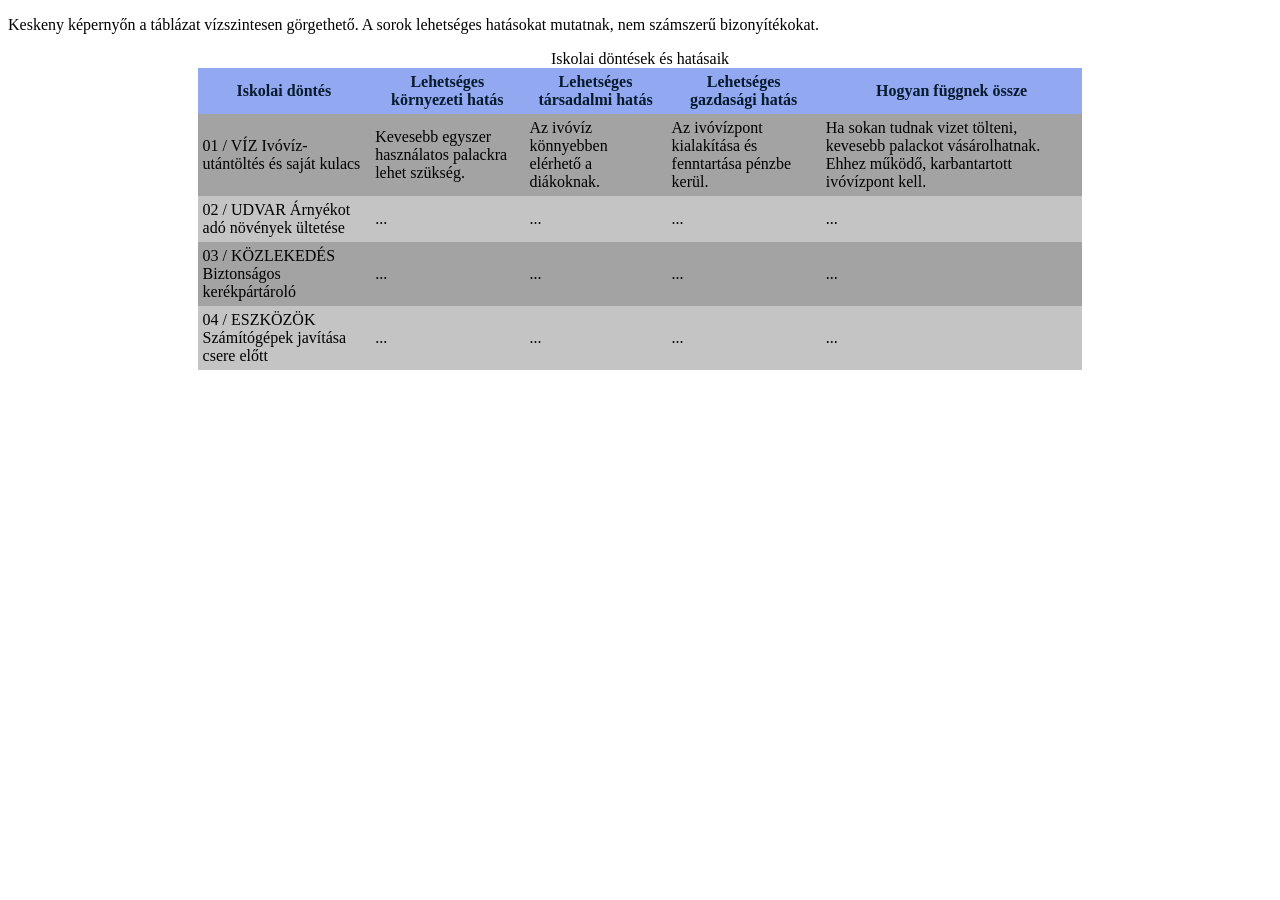
<file: assets/index.html>
<!DOCTYPE html>
<html lang="en">

<head>
    <meta charset="UTF-8">
    <meta name="viewport" content="width=device-width, initial-scale=1.0">
    <title>Document</title>
    <link rel="stylesheet" href="style.css">
</head>

<body>
    <main>
        <article>
            <table>
                <caption>Iskolai döntések és hatásaik</caption>
                <thead>
                    <tr>

                    <th>Iskolai döntés</th>
                    <th>Lehetséges környezeti hatás</th>
                    <th>Lehetséges társadalmi hatás</th>
                    <th>Lehetséges gazdasági hatás</th>
                    <th>Hogyan függnek össze</th>


                    </tr>
                </thead>
                <tbody>
                    <tr>
                        <td>01 / VÍZ
                            Ivóvíz-utántöltés és saját kulacs</td>
                        <td>Kevesebb egyszer használatos palackra lehet szükség.</td>
                        <td>Az ivóvíz könnyebben elérhető a diákoknak.</td>
                        <td>Az ivóvízpont kialakítása és fenntartása pénzbe kerül.</td>
                        
                        <td>Ha sokan tudnak vizet tölteni, kevesebb palackot vásárolhatnak. Ehhez működő, karbantartott
                            ivóvízpont kell.</td>

                    </tr>
                    <tr>
                        <td>02 / UDVAR
                            Árnyékot adó növények ültetése</td>
                        <td>...</td>
                        <td>...</td>
                        <td>...</td>
                        <td>...</td>
                        

                    </tr>
                    <tr>
                        <td>03 / KÖZLEKEDÉS
                            Biztonságos kerékpártároló</td>
                        <td>...</td>
                        <td>...</td>
                        <td>...</td>
                        <td>...</td>
                        

                    </tr>
                    <tr>
                        <td>04 / ESZKÖZÖK
                            Számítógépek javítása csere előtt</td>
                        <td>...</td>
                        <td>...</td>
                        <td>...</td>
                        <td>...</td>
                        

                    </tr>



                </tbody>
                <tfoot>
                    <p>Keskeny képernyőn a táblázat vízszintesen görgethető. A sorok lehetséges hatásokat mutatnak, nem
                        számszerű bizonyítékokat.</p>

                </tfoot>
            </table>
        </article>
    </main>

</body>

</html>
</file>
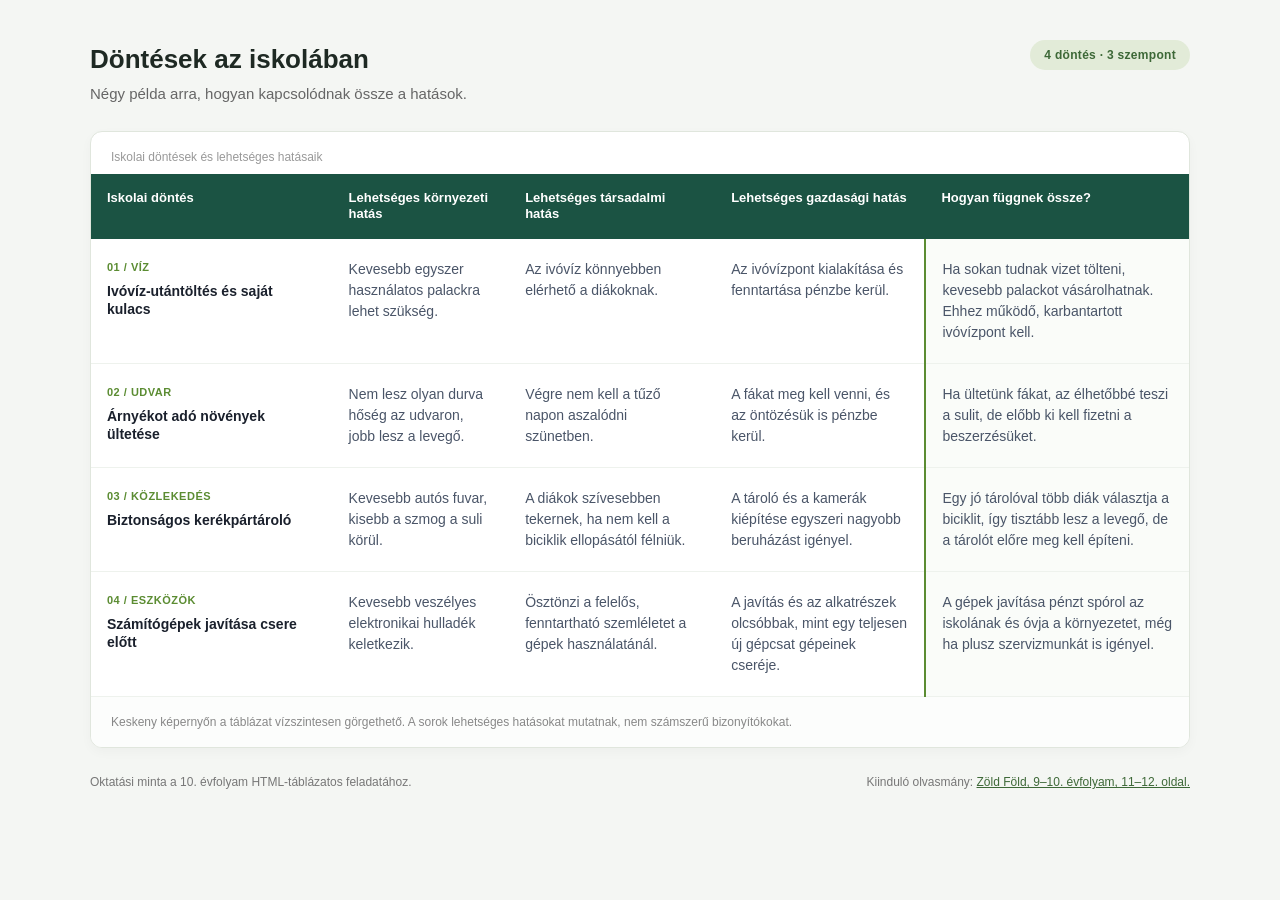
<file: assets/help.html>
<!DOCTYPE html>
<html lang="hu">
<head>
    <meta charset="UTF-8">
    <meta name="viewport" content="width=device-width, initial-scale=1.0">
    <link rel="stylesheet" href="help.css">
    <title>Fenntarthatóság</title>
</head>
<body>
    <main>
        <article>
            <div class="fejlec-doboz">
                <div class="fejlec-szoveg">
                    <h2>Döntések az iskolában</h2>
                    <p class="alcim">Négy példa arra, hogyan kapcsolódnak össze a hatások.</p>
                </div>
                <div class="jelveny">4 döntés · 3 szempont</div>
                <div class="tisztazas"></div>
            </div>

            <div class="tablazat-keret">
                <table>
                    <caption>Iskolai döntések és lehetséges hatásaik</caption>
                    <thead>
                        <tr>
                            <th>Iskolai döntés</th>
                            <th>Lehetséges környezeti hatás</th>
                            <th>Lehetséges társadalmi hatás</th>
                            <th>Lehetséges gazdasági hatás</th>
                            <th>Hogyan függnek össze?</th>
                        </tr>
                    </thead>
                    <tbody>
                        <tr>
                            <td class="dontes-cella">
                                <span class="kategoria-cimke">01 / VÍZ</span>
                                <strong>Ivóvíz-utántöltés és saját kulacs</strong>
                            </td>
                            <td>Kevesebb egyszer használatos palackra lehet szükség.</td>
                            <td>Az ivóvíz könnyebben elérhető a diákoknak.</td>
                            <td>Az ivóvízpont kialakítása és fenntartása pénzbe kerül.</td>
                            <td class="kiemelt-cella">Ha sokan tudnak vizet tölteni, kevesebb palackot vásárolhatnak. Ehhez működő, karbantartott ivóvízpont kell.</td>
                        </tr>
                        <tr>
                            <td class="dontes-cella">
                                <span class="kategoria-cimke">02 / UDVAR</span>
                                <strong>Árnyékot adó növények ültetése</strong>
                            </td>
                            <td>Nem lesz olyan durva hőség az udvaron, jobb lesz a levegő.</td>
                            <td>Végre nem kell a tűző napon aszalódni szünetben.</td>
                            <td>A fákat meg kell venni, és az öntözésük is pénzbe kerül.</td>
                            <td class="kiemelt-cella">Ha ültetünk fákat, az élhetőbbé teszi a sulit, de előbb ki kell fizetni a beszerzésüket.</td>
                        </tr>
                        <tr>
                            <td class="dontes-cella">
                                <span class="kategoria-cimke">03 / KÖZLEKEDÉS</span>
                                <strong>Biztonságos kerékpártároló</strong>
                            </td>
                            <td>Kevesebb autós fuvar, kisebb a szmog a suli körül.</td>
                            <td>A diákok szívesebben tekernek, ha nem kell a biciklik ellopásától félniük.</td>
                            <td>A tároló és a kamerák kiépítése egyszeri nagyobb beruházást igényel.</td>
                            <td class="kiemelt-cella">Egy jó tárolóval több diák választja a biciklit, így tisztább lesz a levegő, de a tárolót előre meg kell építeni.</td>
                        </tr>
                        <tr>
                            <td class="dontes-cella">
                                <span class="kategoria-cimke">04 / ESZKÖZÖK</span>
                                <strong>Számítógépek javítása csere előtt</strong>
                            </td>
                            <td>Kevesebb veszélyes elektronikai hulladék keletkezik.</td>
                            <td>Ösztönzi a felelős, fenntartható szemléletet a gépek használatánál.</td>
                            <td>A javítás és az alkatrészek olcsóbbak, mint egy teljesen új gépcsat gépeinek cseréje.</td>
                            <td class="kiemelt-cella">A gépek javítása pénzt spórol az iskolának és óvja a környezetet, még ha plusz szervizmunkát is igényel.</td>
                        </tr>
                    </tbody>
                    <tfoot>
                        <tr>
                            <td colspan="5">Keskeny képernyőn a táblázat vízszintesen görgethető. A sorok lehetséges hatásokat mutatnak, nem számszerű bizonyítókokat.</td>
                        </tr>
                    </tfoot>
                </table>
            </div>
        </article>
        
        <footer>
            <p class="lablec-bal">Oktatási minta a 10. évfolyam HTML-táblázatos feladatához.</p>
            <p class="lablec-jobb">Kiinduló olvasmány: <a href="#">Zöld Föld, 9–10. évfolyam, 11–12. oldal.</a></p>
            <div class="tisztazas"></div>
        </footer>
    </main>
</body>
</html>
</file>
<file: assets/style.css>
*{
    box-sizing: border-box;
    
}
table,th,td{
    
    border-collapse: collapse
    ;
}
table{
    width: 70%;
    margin: auto;

}
th{
    background-color: rgb(146, 168, 240);
    color: rgb(6, 27, 46);
    padding: 5px;

}
td{
    padding: 5px;
}
tr:nth-child(even){
    background-color: rgb(196, 196, 196);

}
tr:nth-child(odd){
    background-color: rgb(163, 163, 163);
    
}
</file>
<file: assets/help.css>
* {
    box-sizing: border-box;
    margin: 0;
    padding: 0;
}

body {
    font-family: 'Segoe UI', Tahoma, Geneva, Verdana, sans-serif;
    background-color: #f4f6f3;
    color: #333333;
    padding: 40px 20px;
    font-size: 14px;
    line-height: 1.5;
}

main {
    width: 100%;
    max-width: 1100px;
    margin: 0 auto;
}

.fejlec-doboz {
    margin-bottom: 25px;
}

.fejlec-szoveg {
    float: left;
}

h2 {
    font-size: 26px;
    font-weight: 800;
    color: #1e2923;
    margin-bottom: 4px;
}

.alcim {
    color: #666666;
    font-size: 15px;
}

.jelveny {
    float: right;
    background-color: #e2ebd8;
    color: #3d6837;
    font-size: 12px;
    font-weight: bold;
    padding: 6px 14px;
    border-radius: 16px;
    letter-spacing: 0.3px;
}

.tisztazas {
    clear: both;
}

.tablazat-keret {
    background-color: #ffffff;
    border-radius: 12px;
    border: 1px solid #e0e6dd;
    box-shadow: 0 4px 12px rgba(0, 0, 0, 0.03);
    overflow-x: auto;
}

table {
    width: 100%;
    border-collapse: collapse;
    text-align: left;
}

caption {
    text-align: left;
    padding: 16px 20px 8px 20px;
    font-size: 12px;
    color: #999999;
}

thead tr {
    background-color: #1b5343;
    color: #ffffff;
}

th {
    padding: 16px;
    font-size: 13px;
    font-weight: 700;
    vertical-align: top;
    line-height: 1.3;
}

td {
    padding: 20px 16px;
    border-bottom: 1px solid #eef2ed;
    color: #4a5568;
    vertical-align: top;
}

.dontes-cella {
    width: 22%;
}

.kategoria-cimke {
    display: block;
    font-size: 11px;
    font-weight: 800;
    color: #5b8c32;
    text-transform: uppercase;
    margin-bottom: 6px;
    letter-spacing: 0.5px;
}

.dontes-cella strong {
    color: #1a202c;
    font-size: 14px;
    display: block;
    line-height: 1.3;
}

.kiemelt-cella {
    border-left: 2px solid #5b8c32;
    padding-left: 16px;
    background-color: #fafcf9;
}

tfoot td {
    border-bottom: none;
    font-size: 12px;
    color: #888888;
    padding: 16px 20px;
    background-color: #fcfdfc;
}

footer {
    margin-top: 25px;
    font-size: 12px;
    color: #777777;
}

.lablec-bal {
    float: left;
}

.lablec-jobb {
    float: right;
}

footer a {
    color: #3d6837;
    text-decoration: underline;
}
</file>
